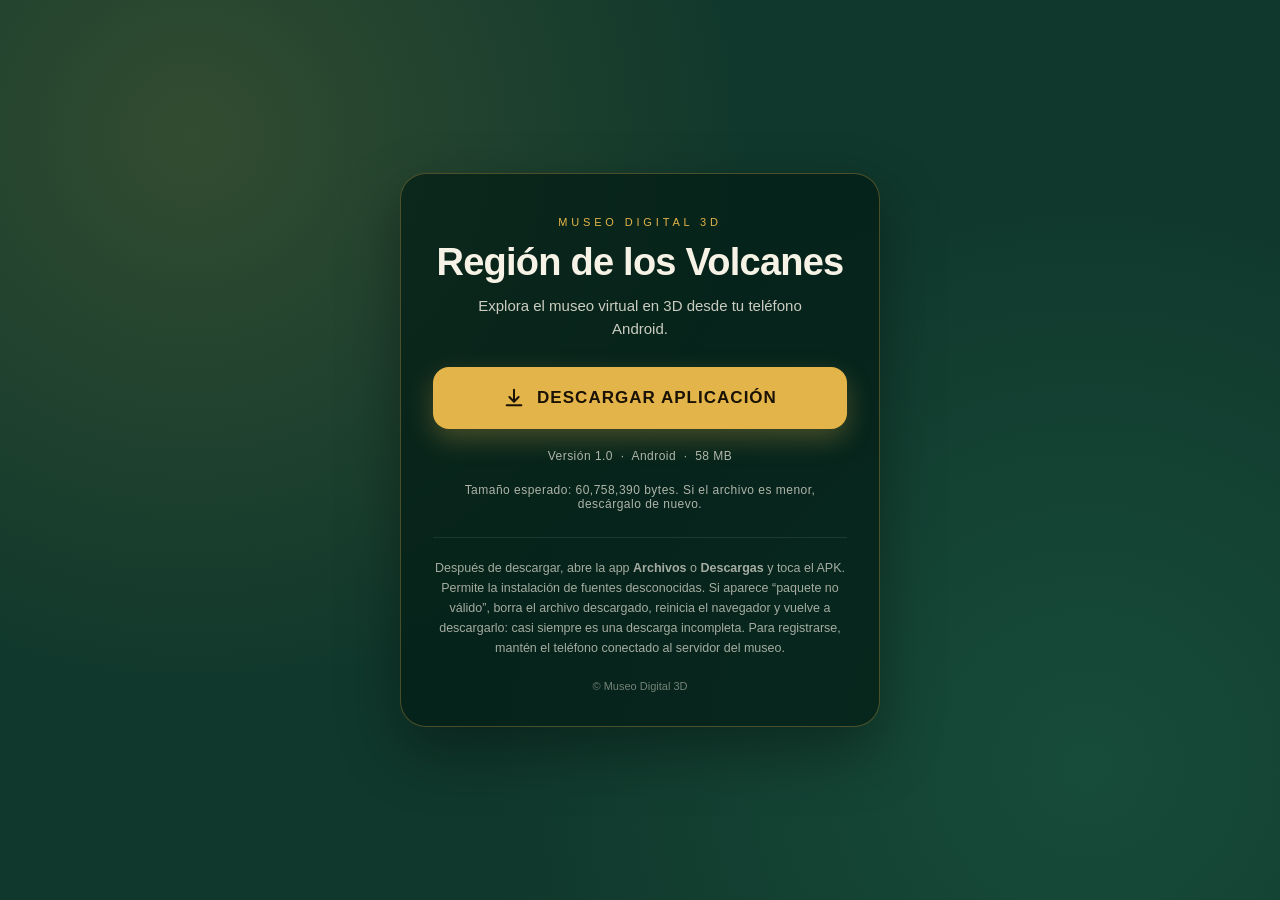
<file: docs/index.html>
<!DOCTYPE html>
<html lang="es">
<head>
  <meta charset="utf-8">
  <meta name="viewport" content="width=device-width, initial-scale=1">
  <title>Museo Digital 3D — Descargar aplicación</title>
  <meta name="description" content="Descarga la aplicación del Museo Digital 3D, guía virtual de la Región de los Volcanes.">
  <style>
    :root {
      --verde: #10382c;
      --verde-claro: #1d5c45;
      --dorado: #e3b449;
      --crema: #f7f2e6;
    }

    * { box-sizing: border-box; }

    body {
      margin: 0;
      min-height: 100vh;
      display: flex;
      align-items: center;
      justify-content: center;
      padding: 28px 18px;
      font-family: -apple-system, BlinkMacSystemFont, "Segoe UI", Roboto, Helvetica, Arial, sans-serif;
      color: var(--crema);
      background:
        radial-gradient(circle at 15% 15%, rgba(227,180,73,.16), transparent 42%),
        radial-gradient(circle at 85% 85%, rgba(29,92,69,.55), transparent 45%),
        var(--verde);
    }

    .tarjeta {
      width: min(100%, 480px);
      padding: 42px 32px 34px;
      text-align: center;
      background: rgba(4, 28, 21, .72);
      border: 1px solid rgba(227,180,73,.30);
      border-radius: 26px;
      box-shadow: 0 24px 60px rgba(0,0,0,.35);
    }

    .marca {
      font-size: 11px;
      letter-spacing: .35em;
      text-transform: uppercase;
      color: var(--dorado);
      margin-bottom: 14px;
    }

    h1 {
      margin: 0 0 10px;
      font-size: clamp(28px, 7vw, 38px);
      line-height: 1.1;
      letter-spacing: -.02em;
    }

    .subtitulo {
      margin: 0 auto 26px;
      max-width: 340px;
      font-size: 15px;
      line-height: 1.55;
      opacity: .82;
    }

    .boton {
      display: inline-flex;
      align-items: center;
      justify-content: center;
      gap: 12px;
      width: 100%;
      min-height: 62px;
      padding: 0 24px;
      border-radius: 16px;
      background: var(--dorado);
      color: #1a1205;
      font-size: 17px;
      font-weight: 800;
      letter-spacing: .06em;
      text-decoration: none;
      box-shadow: 0 10px 26px rgba(227,180,73,.28);
      transition: transform .15s ease, filter .15s ease;
    }

    .boton:hover { filter: brightness(1.07); transform: translateY(-2px); }
    .boton:active { transform: translateY(0); }

    .boton svg { width: 22px; height: 22px; flex: none; }

    .datos {
      margin: 20px 0 0;
      font-size: 12px;
      letter-spacing: .04em;
      opacity: .7;
    }

    .nota {
      margin: 26px 0 0;
      padding-top: 20px;
      border-top: 1px solid rgba(247,242,230,.14);
      font-size: 12.5px;
      line-height: 1.6;
      opacity: .66;
    }

    footer {
      margin-top: 22px;
      font-size: 11px;
      opacity: .45;
    }
  </style>
</head>
<body>
  <main class="tarjeta">
    <div class="marca">Museo Digital 3D</div>
    <h1>Región de los Volcanes</h1>
    <p class="subtitulo">
      Explora el museo virtual en 3D desde tu teléfono Android.
    </p>

    <a class="boton"
       href="MuseoDigital3D-v1.apk"
       download="MuseoDigital3D-v1.apk">
      <svg viewBox="0 0 24 24" fill="none" stroke="currentColor" stroke-width="2.2"
           stroke-linecap="round" stroke-linejoin="round" aria-hidden="true">
        <path d="M12 3v12"></path>
        <path d="m7 11 5 5 5-5"></path>
        <path d="M4 20h16"></path>
      </svg>
      DESCARGAR APLICACIÓN
    </a>

    <p class="datos">Versión 1.0 &nbsp;·&nbsp; Android &nbsp;·&nbsp; 58 MB</p>

    <p class="datos">Tamaño esperado: 60,758,390 bytes. Si el archivo es menor, descárgalo de nuevo.</p>

    <p class="nota">
      Después de descargar, abre la app <strong>Archivos</strong> o <strong>Descargas</strong> y toca el APK.
      Permite la instalación de fuentes desconocidas. Si aparece “paquete no válido”, borra el archivo
      descargado, reinicia el navegador y vuelve a descargarlo: casi siempre es una descarga incompleta.
      Para registrarse, mantén el teléfono conectado al servidor del museo.
    </p>

    <footer>© Museo Digital 3D</footer>
  </main>
</body>
</html>
</file>
